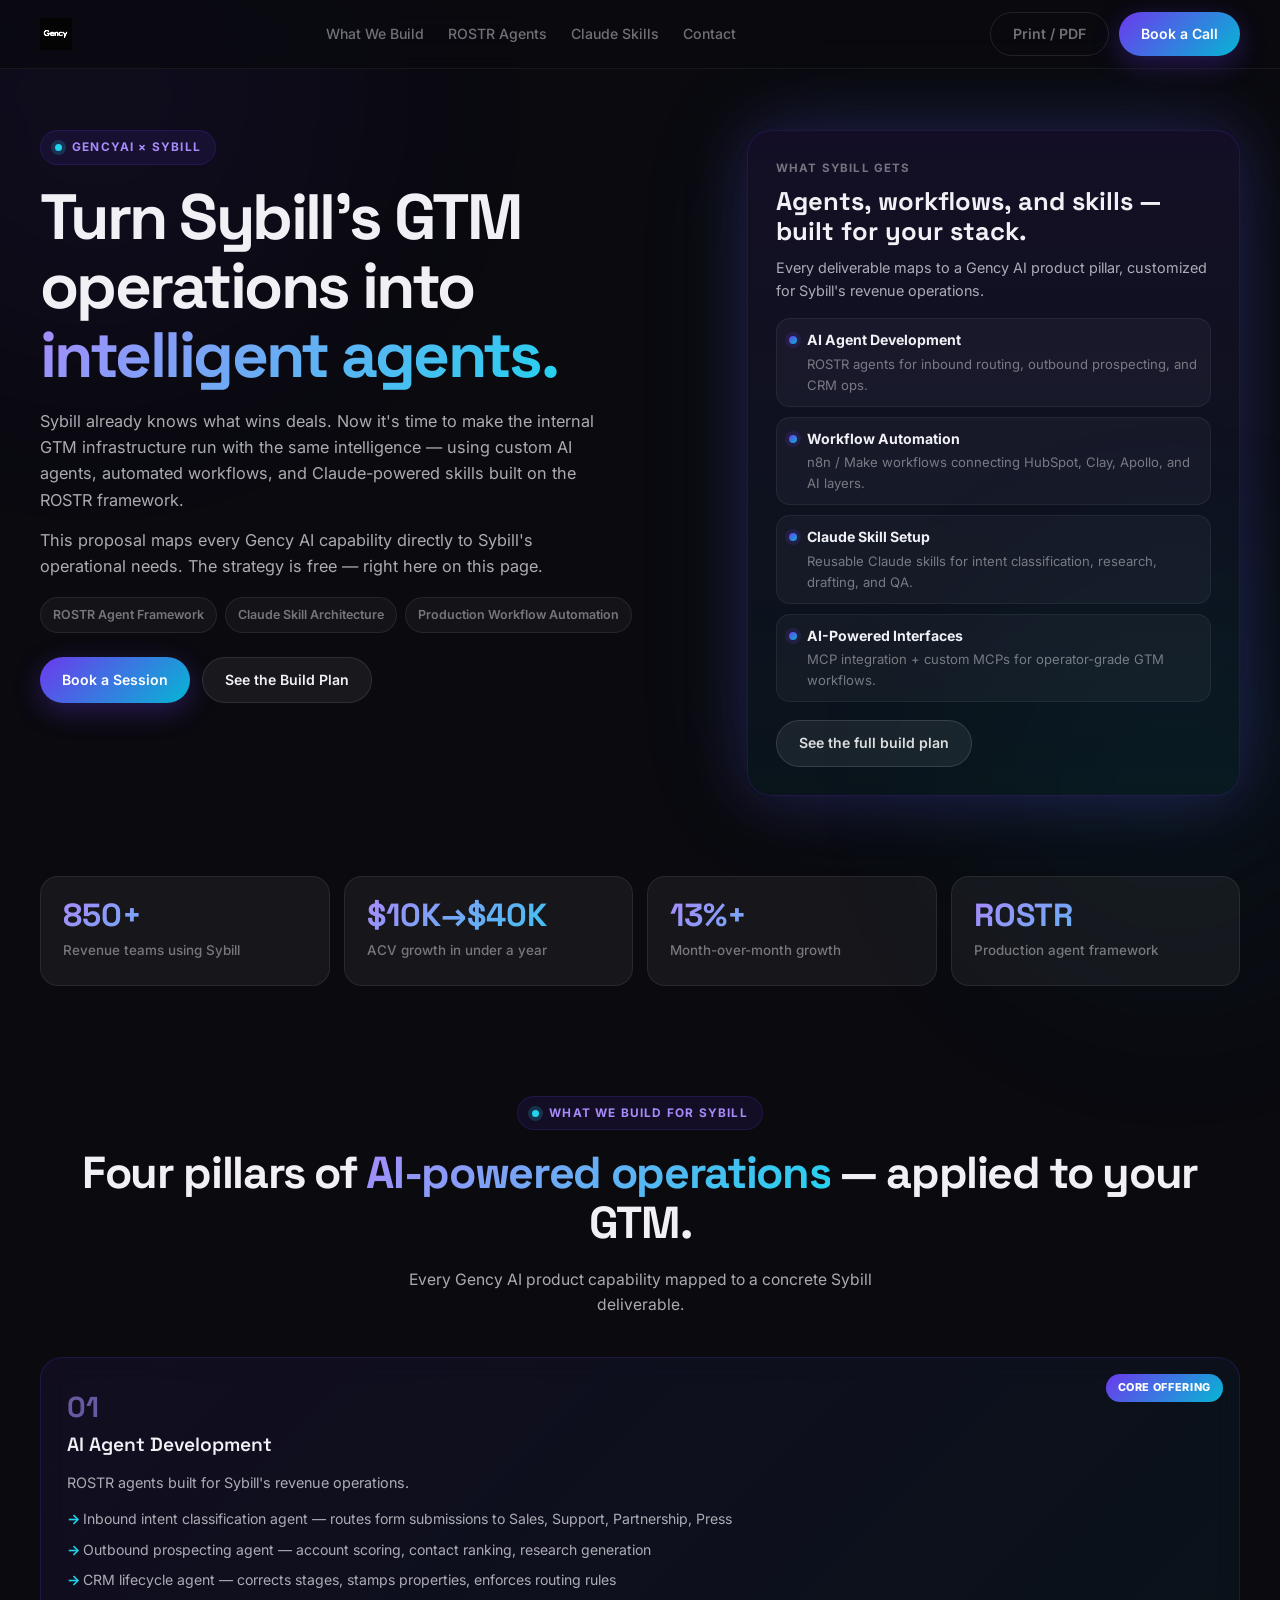
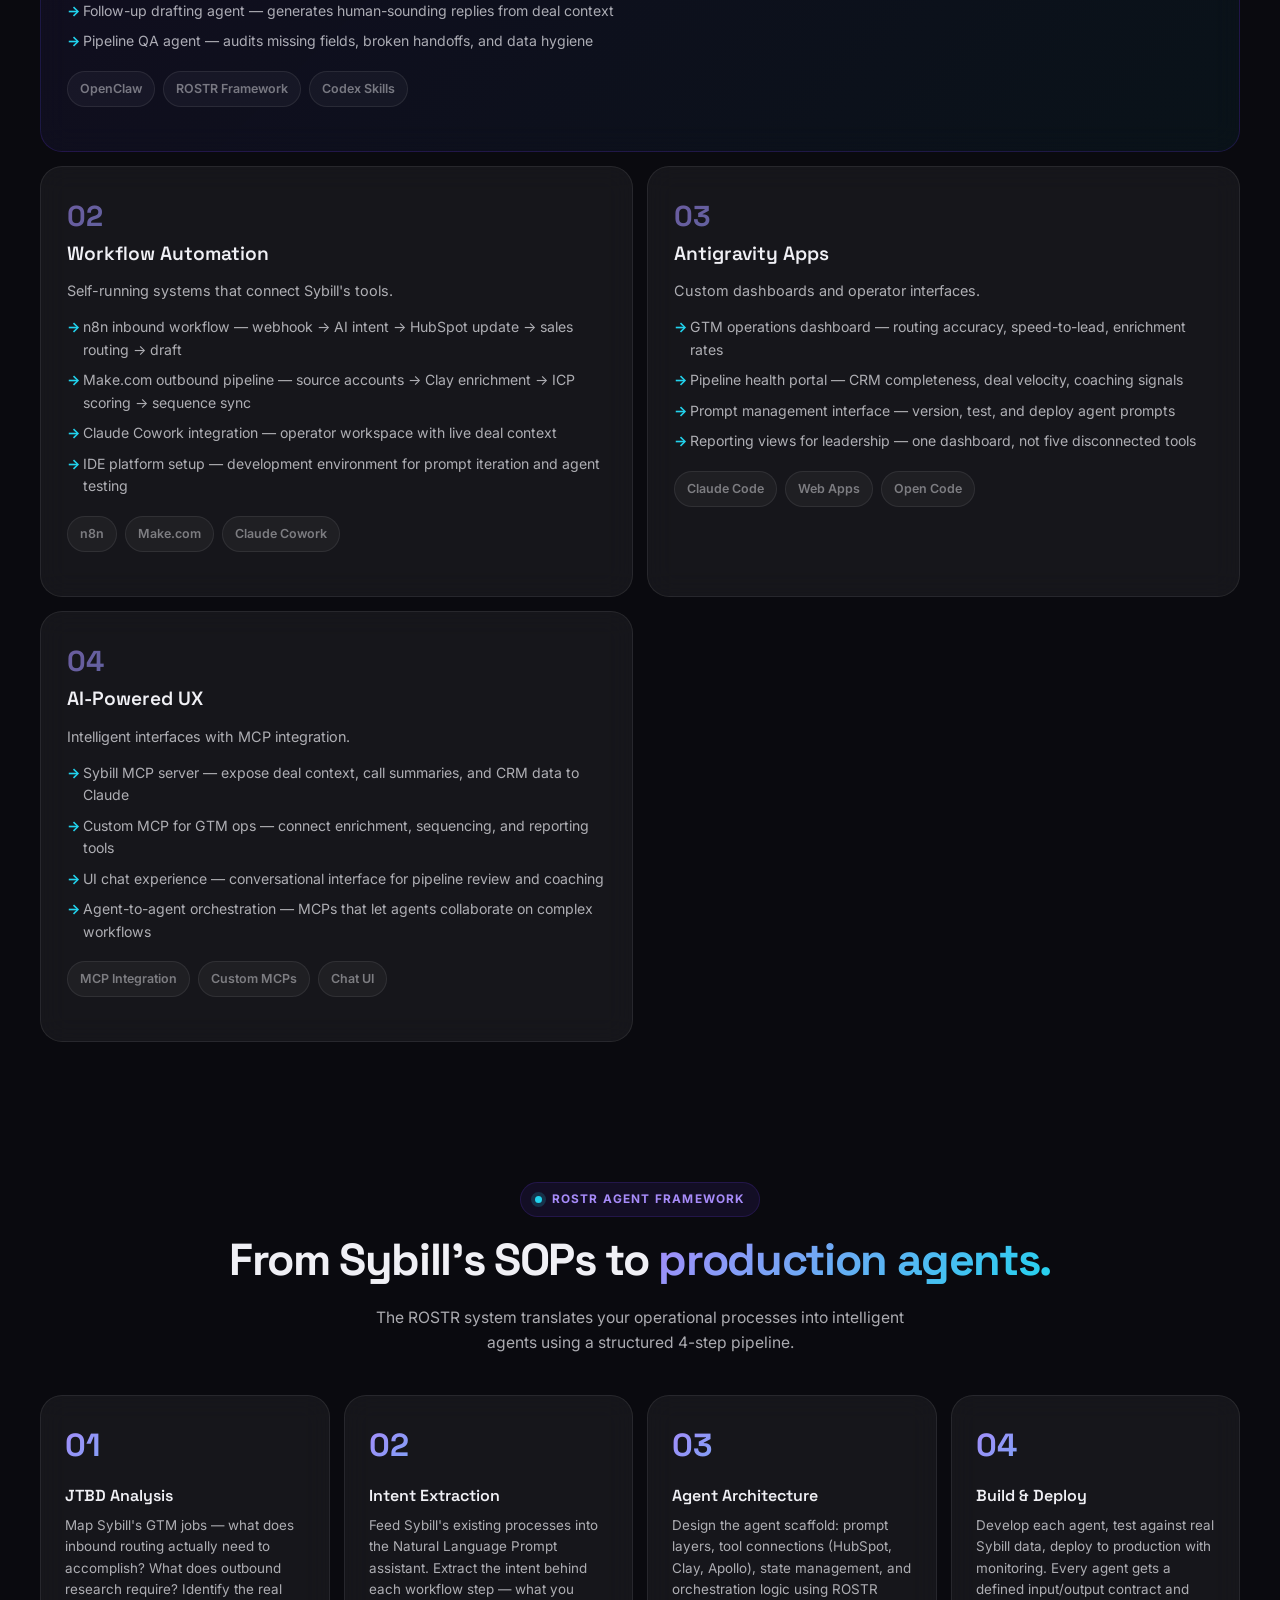
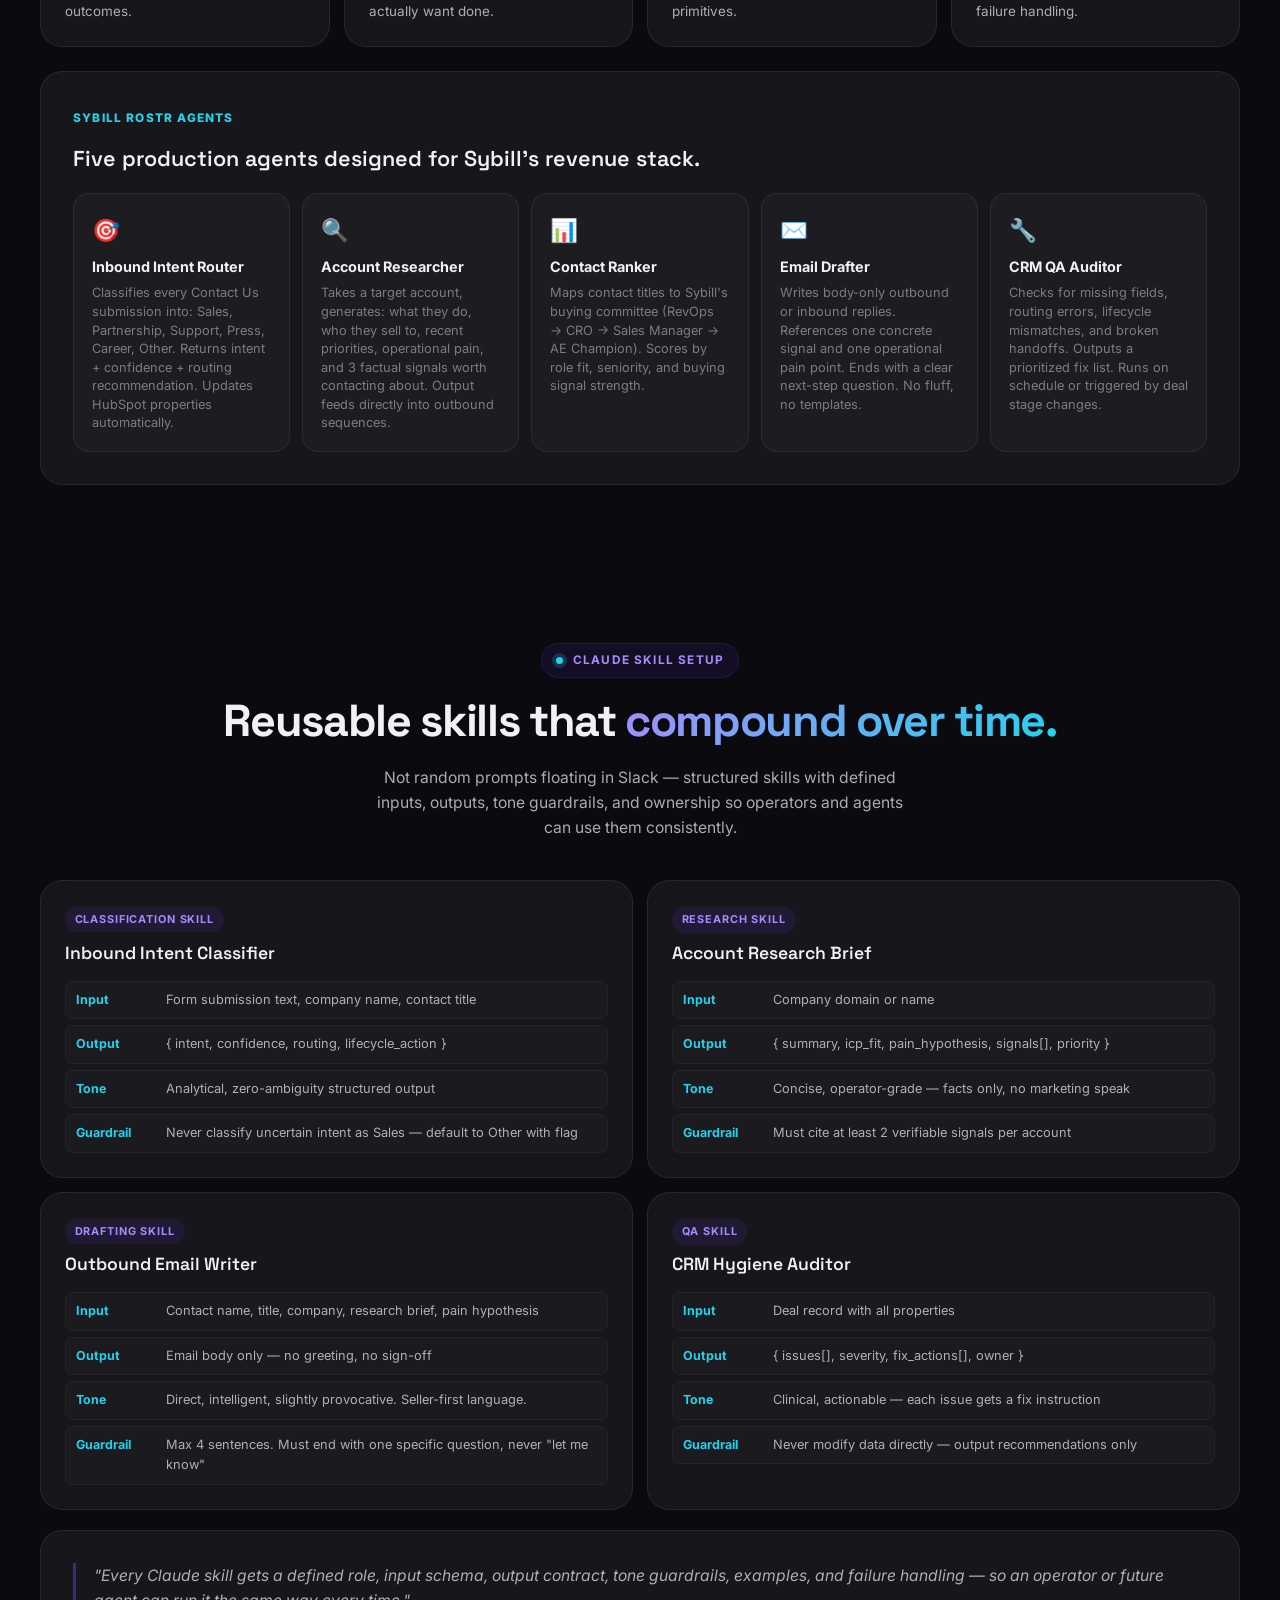
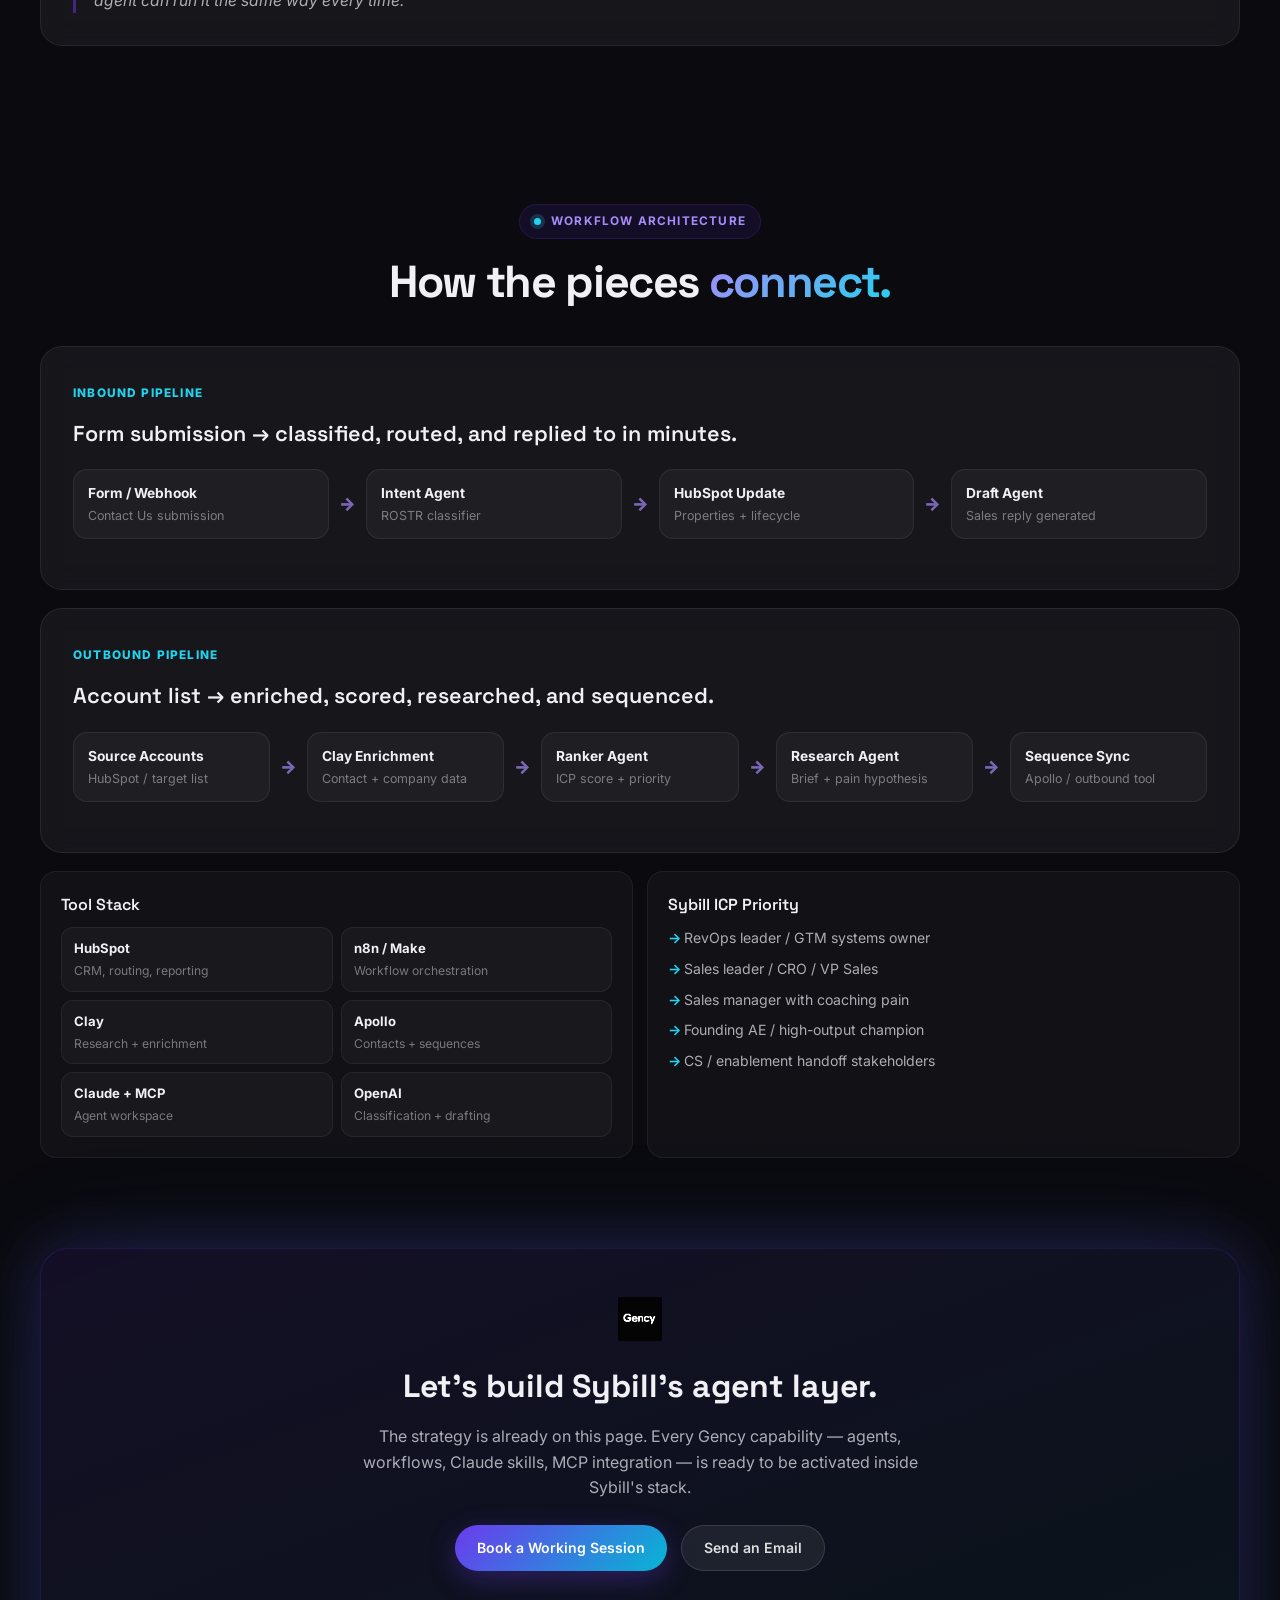
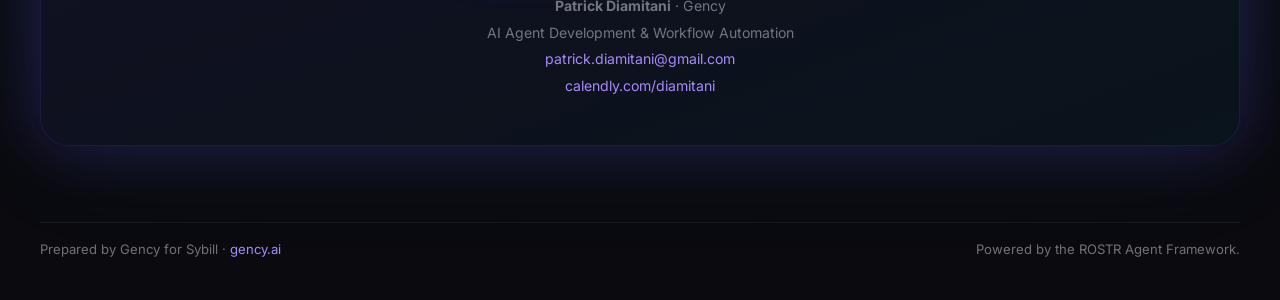
<file: index.html>
<!DOCTYPE html>
<html lang="en">
<head>
  <meta charset="UTF-8" />
  <meta name="viewport" content="width=device-width, initial-scale=1.0" />
  <title>GencyAI x Sybill — AI Agent & Workflow Activation</title>
  <meta name="description" content="GencyAI proposal for Sybill: AI agent development, workflow automation, Claude skill setup, and ROSTR-powered GTM infrastructure." />
  <link rel="preconnect" href="https://fonts.googleapis.com" />
  <link rel="preconnect" href="https://fonts.gstatic.com" crossorigin />
  <link href="https://fonts.googleapis.com/css2?family=Inter:wght@400;500;600;700;800;900&family=Space+Grotesk:wght@500;600;700&display=swap" rel="stylesheet" />
  <link rel="stylesheet" href="style.css" />
</head>
<body>
  <div class="orb orb-1" aria-hidden="true"></div>
  <div class="orb orb-2" aria-hidden="true"></div>

  <header class="topbar">
    <div class="shell nav">
      <a class="brand" href="#top">
        <img src="gency-wordmark.png" alt="Gency" class="brand-logo" />
      </a>
      <nav class="nav-links">
        <a href="#what-we-build">What We Build</a>
        <a href="#rostr">ROSTR Agents</a>
        <a href="#claude-skills">Claude Skills</a>
        <a href="#contact">Contact</a>
      </nav>
      <div class="nav-actions">
        <button class="btn btn-ghost" onclick="window.print()">Print / PDF</button>
        <a class="btn btn-glow" href="https://calendly.com/diamitani" target="_blank">Book a Call</a>
      </div>
    </div>
  </header>

  <main>
    <!-- HERO -->
    <section class="hero" id="top">
      <div class="shell hero-grid">
        <div class="hero-copy">
          <div class="eyebrow"><span class="dot-pulse"></span>GencyAI × Sybill</div>
          <h1>Turn Sybill's GTM operations into <span class="grad">intelligent agents.</span></h1>
          <p>Sybill already knows what wins deals. Now it's time to make the internal GTM infrastructure run with the same intelligence — using custom AI agents, automated workflows, and Claude-powered skills built on the ROSTR framework.</p>
          <p>This proposal maps every Gency AI capability directly to Sybill's operational needs. The strategy is free — right here on this page.</p>
          <div class="pill-row">
            <span class="pill">ROSTR Agent Framework</span>
            <span class="pill">Claude Skill Architecture</span>
            <span class="pill">Production Workflow Automation</span>
          </div>
          <div class="hero-actions">
            <a class="btn btn-glow" href="https://calendly.com/diamitani" target="_blank">Book a Session</a>
            <a class="btn btn-glass" href="#what-we-build">See the Build Plan</a>
          </div>
        </div>
        <aside class="hero-card">
          <span class="mini-label">What Sybill Gets</span>
          <h3>Agents, workflows, and skills — built for your stack.</h3>
          <p>Every deliverable maps to a Gency AI product pillar, customized for Sybill's revenue operations.</p>
          <div class="hero-list">
            <div class="hero-item"><div class="item-dot"></div><div><strong>AI Agent Development</strong><span>ROSTR agents for inbound routing, outbound prospecting, and CRM ops.</span></div></div>
            <div class="hero-item"><div class="item-dot"></div><div><strong>Workflow Automation</strong><span>n8n / Make workflows connecting HubSpot, Clay, Apollo, and AI layers.</span></div></div>
            <div class="hero-item"><div class="item-dot"></div><div><strong>Claude Skill Setup</strong><span>Reusable Claude skills for intent classification, research, drafting, and QA.</span></div></div>
            <div class="hero-item"><div class="item-dot"></div><div><strong>AI-Powered Interfaces</strong><span>MCP integration + custom MCPs for operator-grade GTM workflows.</span></div></div>
          </div>
          <a class="btn btn-glass-light" href="#what-we-build">See the full build plan</a>
        </aside>
      </div>
    </section>

    <!-- STATS -->
    <section class="stats-section">
      <div class="shell stats-grid">
        <div class="stat-card"><strong>850+</strong><span>Revenue teams using Sybill</span></div>
        <div class="stat-card"><strong>$10K→$40K</strong><span>ACV growth in under a year</span></div>
        <div class="stat-card"><strong>13%+</strong><span>Month-over-month growth</span></div>
        <div class="stat-card"><strong>ROSTR</strong><span>Production agent framework</span></div>
      </div>
    </section>

    <!-- WHAT WE BUILD — 4 PILLARS APPLIED TO SYBILL -->
    <section id="what-we-build" class="section">
      <div class="shell">
        <div class="section-head center">
          <div><div class="eyebrow"><span class="dot-pulse"></span>What We Build for Sybill</div>
          <h2>Four pillars of <span class="grad">AI-powered operations</span> — applied to your GTM.</h2></div>
          <p>Every Gency AI product capability mapped to a concrete Sybill deliverable.</p>
        </div>

        <div class="install-grid">
          <!-- Pillar 1: AI Agent Development -->
          <div class="glass-card install-card featured-card">
            <div class="pkg-num">01</div>
            <div class="card-badge">Core Offering</div>
            <h3>AI Agent Development</h3>
            <p class="card-sub">ROSTR agents built for Sybill's revenue operations.</p>
            <ul>
              <li>Inbound intent classification agent — routes form submissions to Sales, Support, Partnership, Press</li>
              <li>Outbound prospecting agent — account scoring, contact ranking, research generation</li>
              <li>CRM lifecycle agent — corrects stages, stamps properties, enforces routing rules</li>
              <li>Follow-up drafting agent — generates human-sounding replies from deal context</li>
              <li>Pipeline QA agent — audits missing fields, broken handoffs, and data hygiene</li>
            </ul>
            <div class="pill-row"><span class="pill">OpenClaw</span><span class="pill">ROSTR Framework</span><span class="pill">Codex Skills</span></div>
          </div>

          <!-- Pillar 2: Workflow Automation -->
          <div class="glass-card install-card">
            <div class="pkg-num">02</div>
            <h3>Workflow Automation</h3>
            <p class="card-sub">Self-running systems that connect Sybill's tools.</p>
            <ul>
              <li>n8n inbound workflow — webhook → AI intent → HubSpot update → sales routing → draft</li>
              <li>Make.com outbound pipeline — source accounts → Clay enrichment → ICP scoring → sequence sync</li>
              <li>Claude Cowork integration — operator workspace with live deal context</li>
              <li>IDE platform setup — development environment for prompt iteration and agent testing</li>
            </ul>
            <div class="pill-row"><span class="pill">n8n</span><span class="pill">Make.com</span><span class="pill">Claude Cowork</span></div>
          </div>

          <!-- Pillar 3: Antigravity Apps -->
          <div class="glass-card install-card">
            <div class="pkg-num">03</div>
            <h3>Antigravity Apps</h3>
            <p class="card-sub">Custom dashboards and operator interfaces.</p>
            <ul>
              <li>GTM operations dashboard — routing accuracy, speed-to-lead, enrichment rates</li>
              <li>Pipeline health portal — CRM completeness, deal velocity, coaching signals</li>
              <li>Prompt management interface — version, test, and deploy agent prompts</li>
              <li>Reporting views for leadership — one dashboard, not five disconnected tools</li>
            </ul>
            <div class="pill-row"><span class="pill">Claude Code</span><span class="pill">Web Apps</span><span class="pill">Open Code</span></div>
          </div>

          <!-- Pillar 4: AI-Powered UX -->
          <div class="glass-card install-card">
            <div class="pkg-num">04</div>
            <h3>AI-Powered UX</h3>
            <p class="card-sub">Intelligent interfaces with MCP integration.</p>
            <ul>
              <li>Sybill MCP server — expose deal context, call summaries, and CRM data to Claude</li>
              <li>Custom MCP for GTM ops — connect enrichment, sequencing, and reporting tools</li>
              <li>UI chat experience — conversational interface for pipeline review and coaching</li>
              <li>Agent-to-agent orchestration — MCPs that let agents collaborate on complex workflows</li>
            </ul>
            <div class="pill-row"><span class="pill">MCP Integration</span><span class="pill">Custom MCPs</span><span class="pill">Chat UI</span></div>
          </div>
        </div>
      </div>
    </section>

    <!-- ROSTR AGENTS -->
    <section id="rostr" class="section">
      <div class="shell">
        <div class="section-head center">
          <div><div class="eyebrow"><span class="dot-pulse"></span>ROSTR Agent Framework</div>
          <h2>From Sybill's SOPs to <span class="grad">production agents.</span></h2></div>
          <p>The ROSTR system translates your operational processes into intelligent agents using a structured 4-step pipeline.</p>
        </div>

        <div class="rostr-pipeline">
          <div class="pipeline-step glass-card">
            <div class="pipeline-num">01</div>
            <h4>JTBD Analysis</h4>
            <p>Map Sybill's GTM jobs — what does inbound routing actually need to accomplish? What does outbound research require? Identify the real outcomes.</p>
          </div>
          <div class="pipeline-step glass-card">
            <div class="pipeline-num">02</div>
            <h4>Intent Extraction</h4>
            <p>Feed Sybill's existing processes into the Natural Language Prompt assistant. Extract the intent behind each workflow step — what you actually want done.</p>
          </div>
          <div class="pipeline-step glass-card">
            <div class="pipeline-num">03</div>
            <h4>Agent Architecture</h4>
            <p>Design the agent scaffold: prompt layers, tool connections (HubSpot, Clay, Apollo), state management, and orchestration logic using ROSTR primitives.</p>
          </div>
          <div class="pipeline-step glass-card">
            <div class="pipeline-num">04</div>
            <h4>Build & Deploy</h4>
            <p>Develop each agent, test against real Sybill data, deploy to production with monitoring. Every agent gets a defined input/output contract and failure handling.</p>
          </div>
        </div>

        <!-- Sybill-specific agents -->
        <div class="strategy-block glass-card">
          <span class="strat-label">Sybill ROSTR Agents</span>
          <h3>Five production agents designed for Sybill's revenue stack.</h3>
          <div class="agent-grid">
            <div class="agent-card">
              <div class="agent-icon">🎯</div>
              <strong>Inbound Intent Router</strong>
              <span>Classifies every Contact Us submission into: Sales, Partnership, Support, Press, Career, Other. Returns intent + confidence + routing recommendation. Updates HubSpot properties automatically.</span>
            </div>
            <div class="agent-card">
              <div class="agent-icon">🔍</div>
              <strong>Account Researcher</strong>
              <span>Takes a target account, generates: what they do, who they sell to, recent priorities, operational pain, and 3 factual signals worth contacting about. Output feeds directly into outbound sequences.</span>
            </div>
            <div class="agent-card">
              <div class="agent-icon">📊</div>
              <strong>Contact Ranker</strong>
              <span>Maps contact titles to Sybill's buying committee (RevOps → CRO → Sales Manager → AE Champion). Scores by role fit, seniority, and buying signal strength.</span>
            </div>
            <div class="agent-card">
              <div class="agent-icon">✉️</div>
              <strong>Email Drafter</strong>
              <span>Writes body-only outbound or inbound replies. References one concrete signal and one operational pain point. Ends with a clear next-step question. No fluff, no templates.</span>
            </div>
            <div class="agent-card">
              <div class="agent-icon">🔧</div>
              <strong>CRM QA Auditor</strong>
              <span>Checks for missing fields, routing errors, lifecycle mismatches, and broken handoffs. Outputs a prioritized fix list. Runs on schedule or triggered by deal stage changes.</span>
            </div>
          </div>
        </div>
      </div>
    </section>

    <!-- CLAUDE SKILLS -->
    <section id="claude-skills" class="section">
      <div class="shell">
        <div class="section-head center">
          <div><div class="eyebrow"><span class="dot-pulse"></span>Claude Skill Setup</div>
          <h2>Reusable skills that <span class="grad">compound over time.</span></h2></div>
          <p>Not random prompts floating in Slack — structured skills with defined inputs, outputs, tone guardrails, and ownership so operators and agents can use them consistently.</p>
        </div>

        <div class="skills-showcase">
          <div class="skill-block glass-card">
            <div class="skill-header">
              <span class="skill-type">Classification Skill</span>
              <h4>Inbound Intent Classifier</h4>
            </div>
            <div class="skill-spec">
              <div class="spec-row"><strong>Input</strong><span>Form submission text, company name, contact title</span></div>
              <div class="spec-row"><strong>Output</strong><span>{ intent, confidence, routing, lifecycle_action }</span></div>
              <div class="spec-row"><strong>Tone</strong><span>Analytical, zero-ambiguity structured output</span></div>
              <div class="spec-row"><strong>Guardrail</strong><span>Never classify uncertain intent as Sales — default to Other with flag</span></div>
            </div>
          </div>

          <div class="skill-block glass-card">
            <div class="skill-header">
              <span class="skill-type">Research Skill</span>
              <h4>Account Research Brief</h4>
            </div>
            <div class="skill-spec">
              <div class="spec-row"><strong>Input</strong><span>Company domain or name</span></div>
              <div class="spec-row"><strong>Output</strong><span>{ summary, icp_fit, pain_hypothesis, signals[], priority }</span></div>
              <div class="spec-row"><strong>Tone</strong><span>Concise, operator-grade — facts only, no marketing speak</span></div>
              <div class="spec-row"><strong>Guardrail</strong><span>Must cite at least 2 verifiable signals per account</span></div>
            </div>
          </div>

          <div class="skill-block glass-card">
            <div class="skill-header">
              <span class="skill-type">Drafting Skill</span>
              <h4>Outbound Email Writer</h4>
            </div>
            <div class="skill-spec">
              <div class="spec-row"><strong>Input</strong><span>Contact name, title, company, research brief, pain hypothesis</span></div>
              <div class="spec-row"><strong>Output</strong><span>Email body only — no greeting, no sign-off</span></div>
              <div class="spec-row"><strong>Tone</strong><span>Direct, intelligent, slightly provocative. Seller-first language.</span></div>
              <div class="spec-row"><strong>Guardrail</strong><span>Max 4 sentences. Must end with one specific question, never "let me know"</span></div>
            </div>
          </div>

          <div class="skill-block glass-card">
            <div class="skill-header">
              <span class="skill-type">QA Skill</span>
              <h4>CRM Hygiene Auditor</h4>
            </div>
            <div class="skill-spec">
              <div class="spec-row"><strong>Input</strong><span>Deal record with all properties</span></div>
              <div class="spec-row"><strong>Output</strong><span>{ issues[], severity, fix_actions[], owner }</span></div>
              <div class="spec-row"><strong>Tone</strong><span>Clinical, actionable — each issue gets a fix instruction</span></div>
              <div class="spec-row"><strong>Guardrail</strong><span>Never modify data directly — output recommendations only</span></div>
            </div>
          </div>
        </div>

        <div class="strategy-block glass-card">
          <blockquote class="rostr-quote">"Every Claude skill gets a defined role, input schema, output contract, tone guardrails, examples, and failure handling — so an operator or future agent can run it the same way every time."</blockquote>
        </div>
      </div>
    </section>

    <!-- WORKFLOW ARCHITECTURE -->
    <section class="section">
      <div class="shell">
        <div class="section-head center">
          <div><div class="eyebrow"><span class="dot-pulse"></span>Workflow Architecture</div>
          <h2>How the pieces <span class="grad">connect.</span></h2></div>
        </div>

        <div class="strategy-block glass-card">
          <span class="strat-label">Inbound Pipeline</span>
          <h3>Form submission → classified, routed, and replied to in minutes.</h3>
          <div class="flow-diagram">
            <div class="flow-node"><strong>Form / Webhook</strong><span>Contact Us submission</span></div>
            <div class="flow-arrow">→</div>
            <div class="flow-node"><strong>Intent Agent</strong><span>ROSTR classifier</span></div>
            <div class="flow-arrow">→</div>
            <div class="flow-node"><strong>HubSpot Update</strong><span>Properties + lifecycle</span></div>
            <div class="flow-arrow">→</div>
            <div class="flow-node"><strong>Draft Agent</strong><span>Sales reply generated</span></div>
          </div>
        </div>

        <div class="strategy-block glass-card">
          <span class="strat-label">Outbound Pipeline</span>
          <h3>Account list → enriched, scored, researched, and sequenced.</h3>
          <div class="flow-diagram">
            <div class="flow-node"><strong>Source Accounts</strong><span>HubSpot / target list</span></div>
            <div class="flow-arrow">→</div>
            <div class="flow-node"><strong>Clay Enrichment</strong><span>Contact + company data</span></div>
            <div class="flow-arrow">→</div>
            <div class="flow-node"><strong>Ranker Agent</strong><span>ICP score + priority</span></div>
            <div class="flow-arrow">→</div>
            <div class="flow-node"><strong>Research Agent</strong><span>Brief + pain hypothesis</span></div>
            <div class="flow-arrow">→</div>
            <div class="flow-node"><strong>Sequence Sync</strong><span>Apollo / outbound tool</span></div>
          </div>
        </div>

        <div class="two-col">
          <div class="mini-card">
            <h4>Tool Stack</h4>
            <div class="chip-grid">
              <div class="chip"><strong>HubSpot</strong><span>CRM, routing, reporting</span></div>
              <div class="chip"><strong>n8n / Make</strong><span>Workflow orchestration</span></div>
              <div class="chip"><strong>Clay</strong><span>Research + enrichment</span></div>
              <div class="chip"><strong>Apollo</strong><span>Contacts + sequences</span></div>
              <div class="chip"><strong>Claude + MCP</strong><span>Agent workspace</span></div>
              <div class="chip"><strong>OpenAI</strong><span>Classification + drafting</span></div>
            </div>
          </div>
          <div class="mini-card">
            <h4>Sybill ICP Priority</h4>
            <ul>
              <li>RevOps leader / GTM systems owner</li>
              <li>Sales leader / CRO / VP Sales</li>
              <li>Sales manager with coaching pain</li>
              <li>Founding AE / high-output champion</li>
              <li>CS / enablement handoff stakeholders</li>
            </ul>
          </div>
        </div>
      </div>
    </section>



    <!-- CTA -->
    <section id="contact" class="section cta-section">
      <div class="shell">
        <div class="cta-card">
          <img src="gency-wordmark.png" alt="Gency" class="cta-logo" />
          <h2>Let's build Sybill's agent layer.</h2>
          <p>The strategy is already on this page. Every Gency capability — agents, workflows, Claude skills, MCP integration — is ready to be activated inside Sybill's stack.</p>
          <div class="cta-actions">
            <a class="btn btn-glow" href="https://calendly.com/diamitani" target="_blank">Book a Working Session</a>
            <a class="btn btn-glass-light" href="mailto:patrick.diamitani@gmail.com?subject=Sybill%20x%20Gency">Send an Email</a>
          </div>
          <div class="contact-stack">
            <span><strong>Patrick Diamitani</strong> · Gency</span>
            <span>AI Agent Development & Workflow Automation</span>
            <a href="mailto:patrick.diamitani@gmail.com">patrick.diamitani@gmail.com</a>
            <a href="https://calendly.com/diamitani" target="_blank">calendly.com/diamitani</a>
          </div>
        </div>
      </div>
    </section>
  </main>

  <footer class="footer">
    <div class="shell footer-line">
      <span>Prepared by Gency for Sybill · <a href="https://www.gency.ai" target="_blank">gency.ai</a></span>
      <span>Powered by the ROSTR Agent Framework.</span>
    </div>
  </footer>
  <script src="script.js"></script>
</body>
</html>
</file>
<file: style.css>
:root {
  --bg: #0a0a0f;
  --glass: rgba(255,255,255,0.05);
  --glass-border: rgba(255,255,255,0.08);
  --glass-hover: rgba(255,255,255,0.08);
  --ink: #f0f0f5;
  --ink-soft: rgba(240,240,245,0.7);
  --ink-muted: rgba(240,240,245,0.45);
  --accent: #6C3AED;
  --cyan: #06B6D4;
  --gradient: linear-gradient(135deg, #6C3AED, #06B6D4);
  --grad-text: linear-gradient(135deg, #a78bfa, #22d3ee);
  --glow: 0 0 60px rgba(108,58,237,0.25), 0 0 120px rgba(6,182,212,0.1);
  --max: 1200px;
  --font: 'Inter', -apple-system, sans-serif;
  --font-d: 'Space Grotesk', var(--font);
}
*{box-sizing:border-box;margin:0;padding:0}
html{scroll-behavior:smooth}
body{background:var(--bg);color:var(--ink);font-family:var(--font);line-height:1.6;overflow-x:hidden;-webkit-font-smoothing:antialiased}
a{color:inherit;text-decoration:none}
ul{list-style:none}
.shell{width:min(calc(100% - 40px),var(--max));margin:0 auto}

/* Orbs */
.orb{position:fixed;border-radius:50%;filter:blur(120px);pointer-events:none;z-index:0;opacity:.45}
.orb-1{width:550px;height:550px;background:rgba(108,58,237,.14);top:-180px;left:-180px;animation:of 22s ease-in-out infinite}
.orb-2{width:450px;height:450px;background:rgba(6,182,212,.1);bottom:-100px;right:-120px;animation:of 28s ease-in-out infinite reverse}
@keyframes of{0%,100%{transform:translate(0,0)}50%{transform:translate(25px,-30px)}}

/* Nav */
.topbar{position:fixed;top:0;left:0;right:0;z-index:100;backdrop-filter:blur(20px) saturate(1.4);background:rgba(10,10,15,.78);border-bottom:1px solid rgba(255,255,255,.06)}
.nav{min-height:68px;display:flex;align-items:center;justify-content:space-between;gap:20px}
.brand{display:flex;align-items:center;gap:10px}
.brand-logo{height:32px;width:auto;filter:invert(1) grayscale(1) brightness(2);transition:opacity .2s}
.brand:hover .brand-logo{opacity:1}
.brand-text small{display:block;font-size:.65rem;color:var(--ink-muted);text-transform:uppercase;letter-spacing:.1em;font-weight:700}
.brand-text span{font-family:var(--font-d);font-size:1rem;font-weight:700}
.brand-text b{background:var(--grad-text);-webkit-background-clip:text;-webkit-text-fill-color:transparent;background-clip:text}
.nav-links{display:flex;gap:24px}
.nav-links a{font-size:.88rem;font-weight:500;color:var(--ink-muted);transition:color .2s}
.nav-links a:hover{color:var(--ink)}
.nav-actions{display:flex;gap:10px}

/* Buttons */
.btn{display:inline-flex;align-items:center;justify-content:center;gap:8px;padding:11px 22px;border-radius:999px;border:none;font-family:var(--font);font-size:.88rem;font-weight:600;cursor:pointer;transition:all .3s;white-space:nowrap}
.btn-glow{color:#fff;background:var(--gradient);box-shadow:0 8px 28px rgba(108,58,237,.32)}
.btn-glow:hover{transform:translateY(-2px);box-shadow:0 12px 36px rgba(108,58,237,.45)}
.btn-glass{color:var(--ink);background:rgba(255,255,255,.06);border:1px solid rgba(255,255,255,.1)}
.btn-glass:hover{background:rgba(255,255,255,.1);transform:translateY(-2px)}
.btn-glass-light{color:rgba(255,255,255,.85);background:rgba(255,255,255,.07);border:1px solid rgba(255,255,255,.12)}
.btn-glass-light:hover{background:rgba(255,255,255,.12);transform:translateY(-2px)}
.btn-ghost{color:var(--ink-muted);background:transparent;border:1px solid rgba(255,255,255,.1)}
.btn-ghost:hover{border-color:rgba(255,255,255,.2);color:var(--ink)}

/* Common */
.eyebrow{display:inline-flex;align-items:center;gap:10px;margin-bottom:18px;padding:7px 14px;border-radius:999px;background:rgba(108,58,237,.1);border:1px solid rgba(108,58,237,.18);color:#a78bfa;font-size:.74rem;font-weight:700;letter-spacing:.1em;text-transform:uppercase}
.dot-pulse{width:7px;height:7px;border-radius:50%;background:#22d3ee;box-shadow:0 0 0 4px rgba(34,211,238,.18);animation:dp 2s ease-in-out infinite}
@keyframes dp{0%,100%{box-shadow:0 0 0 4px rgba(34,211,238,.18)}50%{box-shadow:0 0 0 7px rgba(34,211,238,.04)}}
.grad{background:var(--grad-text);-webkit-background-clip:text;-webkit-text-fill-color:transparent;background-clip:text}
.glass-card{background:var(--glass);border:1px solid var(--glass-border);border-radius:22px;backdrop-filter:blur(14px);transition:all .35s}
.glass-card:hover{background:var(--glass-hover);border-color:rgba(255,255,255,.12);box-shadow:var(--glow)}
.section{padding:70px 0;position:relative;z-index:1}
.section-head{display:flex;align-items:end;justify-content:space-between;gap:20px;margin-bottom:40px;flex-wrap:wrap}
.section-head.center{flex-direction:column;align-items:center;text-align:center}
.section-head h2{font-family:var(--font-d);font-size:clamp(2rem,3.5vw,3rem);font-weight:700;line-height:1.1;letter-spacing:-.03em}
.section-head p{max-width:55ch;color:var(--ink-soft);font-size:.98rem}

/* Hero */
.hero{padding:130px 0 60px;position:relative;z-index:1}
.hero-grid{display:grid;grid-template-columns:1.15fr .85fr;gap:40px;align-items:start}
.hero-copy h1{font-family:var(--font-d);font-size:clamp(2.4rem,5vw,4rem);font-weight:700;line-height:1.08;letter-spacing:-.04em;margin-bottom:18px}
.hero-copy>p{color:var(--ink-soft);font-size:1.02rem;margin-bottom:14px;max-width:56ch}
.pill-row{display:flex;flex-wrap:wrap;gap:8px;margin:18px 0}
.pill{padding:7px 12px;border-radius:999px;background:rgba(255,255,255,.04);border:1px solid rgba(255,255,255,.08);color:var(--ink-muted);font-size:.78rem;font-weight:600}
.hero-actions{display:flex;gap:12px;flex-wrap:wrap;margin:24px 0}
.hero-quote{margin-top:20px;padding:16px 18px;border-left:3px solid rgba(108,58,237,.5);background:rgba(108,58,237,.06);border-radius:0 14px 14px 0;color:var(--ink-soft);font-size:.92rem;font-style:italic}

/* Hero card */
.hero-card{padding:28px;border-radius:24px;background:linear-gradient(180deg,rgba(108,58,237,.1),rgba(6,182,212,.06));border:1px solid rgba(108,58,237,.18);box-shadow:var(--glow)}
.mini-label{display:block;margin-bottom:10px;color:var(--ink-muted);font-size:.72rem;text-transform:uppercase;letter-spacing:.1em;font-weight:700}
.hero-card h3{font-family:var(--font-d);font-size:1.6rem;font-weight:700;line-height:1.15;margin-bottom:10px}
.hero-card>p{color:var(--ink-soft);font-size:.9rem;margin-bottom:16px}
.hero-list{display:grid;gap:10px;margin-bottom:18px}
.hero-item{display:flex;align-items:start;gap:10px;padding:10px 12px;border-radius:14px;background:rgba(255,255,255,.04);border:1px solid rgba(255,255,255,.06)}
.item-dot{flex:0 0 8px;width:8px;height:8px;margin-top:7px;border-radius:50%;background:var(--gradient);box-shadow:0 0 0 4px rgba(108,58,237,.15)}
.hero-item strong{display:block;font-size:.88rem;margin-bottom:2px}
.hero-item span{display:block;color:var(--ink-muted);font-size:.82rem}

/* Stats */
.stats-section{padding:20px 0 40px;position:relative;z-index:1}
.stats-grid{display:grid;grid-template-columns:repeat(4,1fr);gap:14px}
.stat-card{padding:22px;border-radius:18px;background:var(--glass);border:1px solid var(--glass-border)}
.stat-card strong{display:block;font-family:var(--font-d);font-size:clamp(1.4rem,2.5vw,2rem);font-weight:700;background:var(--grad-text);-webkit-background-clip:text;-webkit-text-fill-color:transparent;background-clip:text;margin-bottom:6px;line-height:1}
.stat-card span{color:var(--ink-muted);font-size:.84rem;font-weight:500}

/* Context */
.context-grid{display:grid;grid-template-columns:1.2fr .8fr;gap:16px}
.context-note{padding:28px}
.context-note h3{font-family:var(--font-d);font-size:1.4rem;font-weight:600;margin-bottom:10px}
.context-note p{color:var(--ink-soft);font-size:.92rem;margin-bottom:10px}
.package-card{padding:28px;display:flex;flex-direction:column;gap:14px}
.pkg-num{font-family:var(--font-d);font-size:1.8rem;font-weight:700;background:var(--grad-text);-webkit-background-clip:text;-webkit-text-fill-color:transparent;background-clip:text;opacity:.6}
.package-card h3{font-family:var(--font-d);font-size:1.3rem;font-weight:600}
.package-card ul,.install-card ul,.activation-card ul,.mini-card ul{padding-left:0;display:grid;gap:8px}
.package-card li,.install-card li,.activation-card li,.mini-card li{color:var(--ink-soft);font-size:.88rem;padding-left:16px;position:relative}
.package-card li::before,.install-card li::before,.activation-card li::before,.mini-card li::before{content:'→';position:absolute;left:0;color:#22d3ee;font-weight:700}

/* Install grid */
.install-grid{display:grid;grid-template-columns:repeat(2,1fr);gap:14px}
.install-card{padding:26px}
.install-card h3{font-family:var(--font-d);font-size:1.2rem;font-weight:600;margin-bottom:10px}

/* Strategy blocks */
.strategy-block{padding:32px;margin-bottom:18px}
.strat-label{display:inline-block;margin-bottom:14px;color:#22d3ee;font-size:.74rem;font-weight:800;letter-spacing:.1em;text-transform:uppercase}
.strategy-block h3{font-family:var(--font-d);font-size:1.35rem;font-weight:600;margin-bottom:16px;max-width:50ch}
.steps-grid{display:grid;gap:8px;margin-bottom:20px}
.step{display:flex;gap:12px;padding:10px 12px;border-radius:12px;background:rgba(255,255,255,.03);border:1px solid rgba(255,255,255,.04)}
.step-num{flex:0 0 30px;height:30px;border-radius:10px;display:grid;place-items:center;background:var(--gradient);color:#fff;font-size:.8rem;font-weight:800}
.step strong{display:block;font-size:.88rem;margin-bottom:2px}
.step span{display:block;color:var(--ink-muted);font-size:.82rem}

/* Flow diagram */
.flow-diagram{display:flex;flex-wrap:wrap;gap:10px;align-items:center;margin:18px 0}
.flow-node{flex:1 1 140px;min-width:130px;padding:12px 14px;border-radius:14px;background:rgba(255,255,255,.04);border:1px solid rgba(255,255,255,.07)}
.flow-node strong{display:block;font-size:.86rem;margin-bottom:2px}
.flow-node span{display:block;color:var(--ink-muted);font-size:.78rem}
.flow-arrow{flex:0 0 auto;color:#a78bfa;font-size:1.1rem;font-weight:900;opacity:.7}

/* Two/three col */
.two-col{display:grid;grid-template-columns:1fr 1fr;gap:14px;margin-top:16px}
.three-col{display:grid;grid-template-columns:repeat(3,1fr);gap:14px;margin-top:16px}
.mini-card{padding:20px;border-radius:16px;background:rgba(255,255,255,.03);border:1px solid rgba(255,255,255,.06)}
.mini-card h4{font-family:var(--font-d);font-size:1rem;font-weight:600;margin-bottom:10px}
.msg-card{padding:16px;border-radius:14px;background:rgba(255,255,255,.03);border:1px solid rgba(255,255,255,.06)}
.msg-card strong{display:block;margin-bottom:6px;font-size:.88rem;color:#a78bfa}
.msg-card span{display:block;color:var(--ink-soft);font-size:.84rem}

/* Setup table */
.setup-table{display:grid;gap:8px;margin:16px 0}
.setup-row{display:grid;grid-template-columns:140px 1fr;gap:14px;padding:12px 14px;border-radius:12px;background:rgba(255,255,255,.03);border:1px solid rgba(255,255,255,.04)}
.setup-row strong{color:var(--ink);font-size:.88rem}
.setup-row span{color:var(--ink-muted);font-size:.86rem}

/* Chips */
.chip-grid,.skill-grid{display:grid;grid-template-columns:1fr 1fr;gap:8px}
.chip,.skill-chip{padding:10px 12px;border-radius:12px;background:rgba(255,255,255,.03);border:1px solid rgba(255,255,255,.06)}
.chip strong,.skill-chip strong{display:block;font-size:.82rem;margin-bottom:2px}
.chip span,.skill-chip span{display:block;color:var(--ink-muted);font-size:.76rem}

/* Personas */
.persona-list{display:grid;gap:8px}
.persona{padding:12px;border-radius:12px;background:rgba(255,255,255,.03);border:1px solid rgba(255,255,255,.05)}
.persona strong{display:block;font-size:.86rem;margin-bottom:2px}
.persona span{display:block;color:var(--ink-muted);font-size:.82rem}

/* USP */
.usp-banner{margin-top:18px;padding:22px;border-radius:18px;background:linear-gradient(135deg,rgba(108,58,237,.08),rgba(6,182,212,.06));border:1px solid rgba(108,58,237,.14)}
.usp-banner h3{font-family:var(--font-d);font-size:1.2rem;margin-bottom:8px}
.usp-banner p{color:var(--ink-soft);font-size:.92rem}

/* Activation */
.activation-card{padding:28px}
.activation-card h3{font-family:var(--font-d);font-size:1.3rem;font-weight:600;margin-bottom:12px}

/* Prompts */
.prompt-grid{display:grid;grid-template-columns:repeat(2,1fr);gap:14px;margin-top:18px}
.prompt-card{padding:18px;border-radius:16px;background:rgba(255,255,255,.03);border:1px solid rgba(255,255,255,.06)}
.prompt-card strong{display:block;margin-bottom:8px;font-size:.9rem;color:#a78bfa}
.mono{font-family:'SFMono-Regular',Consolas,monospace;font-size:.8rem;color:var(--ink-muted);line-height:1.5}

/* PRICING */
.pricing-section{padding-bottom:40px}
.pricing-grid{display:grid;grid-template-columns:repeat(3,1fr);gap:18px;align-items:start}
.pricing-card{padding:32px;position:relative;overflow:hidden;display:flex;flex-direction:column}
.pricing-card.featured{border-color:rgba(108,58,237,.3);background:linear-gradient(160deg,rgba(108,58,237,.1),rgba(6,182,212,.06));box-shadow:var(--glow)}
.pricing-card.premium{border-color:rgba(6,182,212,.25)}
.featured-badge{position:absolute;top:16px;right:16px;padding:5px 12px;border-radius:999px;background:var(--gradient);color:#fff;font-size:.68rem;font-weight:800;letter-spacing:.06em;text-transform:uppercase}
.price-tier{color:var(--ink-muted);font-size:.78rem;font-weight:700;text-transform:uppercase;letter-spacing:.1em;margin-bottom:8px}
.price{font-family:var(--font-d);font-size:clamp(2.4rem,4vw,3.6rem);font-weight:700;line-height:1;letter-spacing:-.04em;background:var(--grad-text);-webkit-background-clip:text;-webkit-text-fill-color:transparent;background-clip:text;margin-bottom:10px}
.pricing-card h3{font-family:var(--font-d);font-size:1.2rem;font-weight:600;margin-bottom:8px}
.pricing-card>p{color:var(--ink-soft);font-size:.88rem;margin-bottom:18px}
.pricing-card ul{display:grid;gap:10px;margin-bottom:24px;flex:1}
.pricing-card li{display:flex;gap:8px;color:var(--ink-soft);font-size:.86rem}
.pricing-card li .check{color:#22d3ee;font-weight:700;flex-shrink:0}
.pricing-btn{width:100%;justify-content:center}

/* CTA */
.cta-section{padding:20px 0 60px}
.cta-card{padding:48px;border-radius:28px;background:linear-gradient(160deg,rgba(108,58,237,.1),rgba(6,182,212,.06));border:1px solid rgba(108,58,237,.18);text-align:center;box-shadow:var(--glow)}
.cta-card h2{font-family:var(--font-d);font-size:2rem;font-weight:700;margin-bottom:12px}
.cta-logo{height:44px;width:auto;filter:invert(1) grayscale(1) brightness(2);margin:0 auto 20px;display:block}
.cta-card>p{color:var(--ink-soft);max-width:60ch;margin:0 auto 24px}
.cta-actions{display:flex;gap:14px;justify-content:center;flex-wrap:wrap;margin-bottom:24px}
.contact-stack{display:grid;gap:4px;color:var(--ink-muted);font-size:.88rem}
.contact-stack a{color:#a78bfa}
.contact-stack a:hover{color:#22d3ee}

/* Footer */
.footer{padding:16px 0 40px;position:relative;z-index:1}
.footer-line{padding-top:16px;border-top:1px solid rgba(255,255,255,.06);display:flex;justify-content:space-between;gap:14px;flex-wrap:wrap;color:var(--ink-muted);font-size:.82rem}
.footer-line a{color:#a78bfa}

/* Featured card */
.featured-card{grid-column:1/-1;background:linear-gradient(135deg,rgba(108,58,237,.08),rgba(6,182,212,.05));border-color:rgba(108,58,237,.2)}
.card-badge{position:absolute;top:16px;right:16px;padding:5px 12px;border-radius:999px;background:var(--gradient);color:#fff;font-size:.68rem;font-weight:800;letter-spacing:.06em;text-transform:uppercase}
.install-card{position:relative;overflow:hidden}
.card-sub{color:var(--ink-soft);font-size:.9rem;margin-bottom:14px}

/* ROSTR Pipeline */
.rostr-pipeline{display:grid;grid-template-columns:repeat(4,1fr);gap:14px;margin-bottom:24px}
.pipeline-step{padding:24px}
.pipeline-num{font-family:var(--font-d);font-size:2rem;font-weight:700;background:var(--grad-text);-webkit-background-clip:text;-webkit-text-fill-color:transparent;background-clip:text;margin-bottom:12px}
.pipeline-step h4{font-family:var(--font-d);font-size:1rem;font-weight:600;margin-bottom:6px}
.pipeline-step p{color:var(--ink-soft);font-size:.84rem}

/* Agent grid */
.agent-grid{display:grid;grid-template-columns:repeat(auto-fill,minmax(200px,1fr));gap:12px;margin-top:16px}
.agent-card{padding:18px;border-radius:16px;background:rgba(255,255,255,.03);border:1px solid rgba(255,255,255,.06);transition:all .3s}
.agent-card:hover{background:rgba(255,255,255,.06);transform:translateY(-3px);box-shadow:0 12px 32px rgba(108,58,237,.15)}
.agent-icon{font-size:1.4rem;margin-bottom:8px}
.agent-card strong{display:block;font-size:.9rem;margin-bottom:6px;color:var(--ink)}
.agent-card span{display:block;color:var(--ink-muted);font-size:.8rem;line-height:1.45}

/* Skills showcase */
.skills-showcase{display:grid;grid-template-columns:repeat(2,1fr);gap:14px;margin-bottom:20px}
.skill-block{padding:24px}
.skill-header{margin-bottom:14px}
.skill-type{display:inline-block;margin-bottom:6px;padding:4px 10px;border-radius:999px;background:rgba(108,58,237,.12);color:#a78bfa;font-size:.68rem;font-weight:700;letter-spacing:.08em;text-transform:uppercase}
.skill-block h4{font-family:var(--font-d);font-size:1.1rem;font-weight:600}
.skill-spec{display:grid;gap:6px}
.spec-row{display:grid;grid-template-columns:80px 1fr;gap:10px;padding:8px 10px;border-radius:8px;background:rgba(255,255,255,.02);border:1px solid rgba(255,255,255,.04)}
.spec-row strong{color:#22d3ee;font-size:.78rem;font-weight:700}
.spec-row span{color:var(--ink-soft);font-size:.8rem}

/* ROSTR quote */
.rostr-quote{color:var(--ink-soft);font-size:.98rem;font-style:italic;border-left:3px solid rgba(108,58,237,.5);padding-left:18px;margin:0}

/* Responsive */
@media(max-width:1024px){
  .hero-grid,.context-grid{grid-template-columns:1fr}
  .install-grid,.prompt-grid,.skills-showcase{grid-template-columns:1fr}
  .pricing-grid{grid-template-columns:1fr;max-width:440px;margin:0 auto}
  .two-col,.three-col{grid-template-columns:1fr}
  .stats-grid{grid-template-columns:repeat(2,1fr)}
  .rostr-pipeline{grid-template-columns:repeat(2,1fr)}
  .featured-card{grid-column:auto}
}
@media(max-width:768px){
  .nav{flex-wrap:wrap;padding:12px 0;min-height:auto}
  .nav-links{display:none}
  .hero{padding:100px 0 50px}
  .stats-grid,.chip-grid,.skill-grid{grid-template-columns:1fr}
  .setup-row{grid-template-columns:1fr}
  .flow-diagram{flex-direction:column;align-items:stretch}
  .flow-arrow{align-self:center;transform:rotate(90deg)}
  .cta-card{padding:28px}
}
@media print{
  .topbar,.orb,.btn-ghost{display:none!important}
  body{background:#fff;color:#111}
  .glass-card,.strategy-block,.pricing-card,.cta-card{background:#fff;border:1px solid #ddd;box-shadow:none}
  .grad{-webkit-text-fill-color:#6C3AED}
}
</file>
